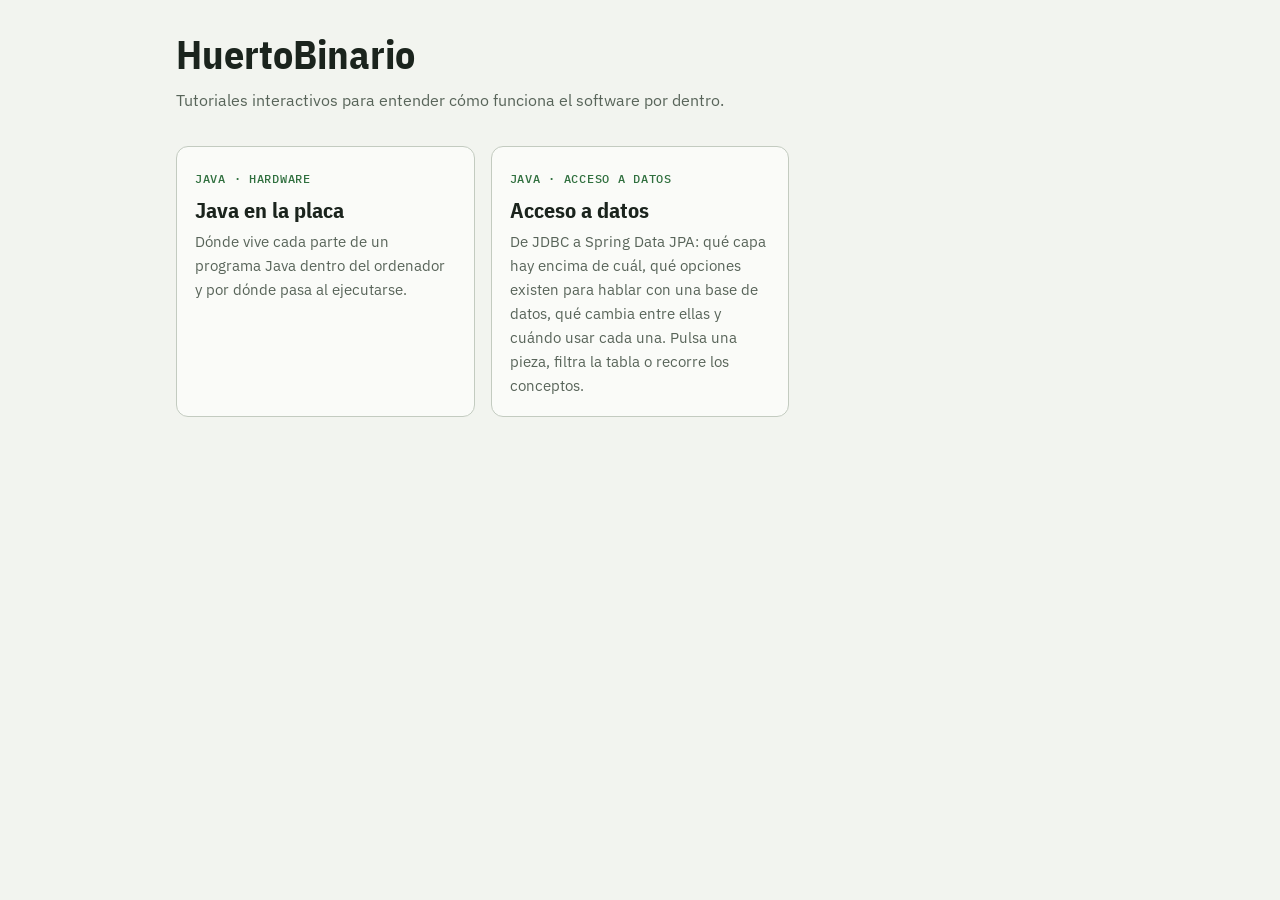
<file: index.html>
<!doctype html>
<html lang="es">
<head>
  <meta charset="utf-8">
  <meta name="viewport" content="width=device-width, initial-scale=1">
  <title>HuertoBinario</title>
  <meta name="description" content="Tutoriales interactivos para entender cómo funciona el software por dentro.">
  <meta property="og:type" content="website">
  <meta property="og:title" content="HuertoBinario">
  <meta property="og:description" content="Tutoriales interactivos para entender cómo funciona el software por dentro.">
  <link rel="preconnect" href="https://fonts.googleapis.com">
  <link rel="preconnect" href="https://fonts.gstatic.com" crossorigin>
  <link href="https://fonts.googleapis.com/css2?family=IBM+Plex+Mono:wght@400;500&family=IBM+Plex+Sans+Condensed:wght@600;700&family=IBM+Plex+Sans:wght@400;500&display=swap" rel="stylesheet">
  <link rel="stylesheet" href="assets/base.css">
</head>
<body>
  <main class="wrap">
    <header>
      <h1>HuertoBinario</h1>
      <p class="lead">Tutoriales interactivos para entender cómo funciona el software por dentro.</p>
    </header>
    <section class="grid" aria-label="Tutoriales">
      <a class="card" href="java-placa/">
        <span class="tag">Java · hardware</span>
        <h2>Java en la placa</h2>
        <p>Dónde vive cada parte de un programa Java dentro del ordenador y por dónde pasa al ejecutarse.</p>
      </a>
      <a class="card" href="acceso-datos-java/">
        <span class="tag">Java · Acceso a datos</span>
        <h2>Acceso a datos</h2>
        <p>De JDBC a Spring Data JPA: qué capa hay encima de cuál, qué opciones existen para hablar con una base de datos, qué cambia entre ellas y cuándo usar cada una. Pulsa una pieza, filtra la tabla o recorre los conceptos.</p>
      </a>
    </section>
  </main>
</body>
</html>
</file>
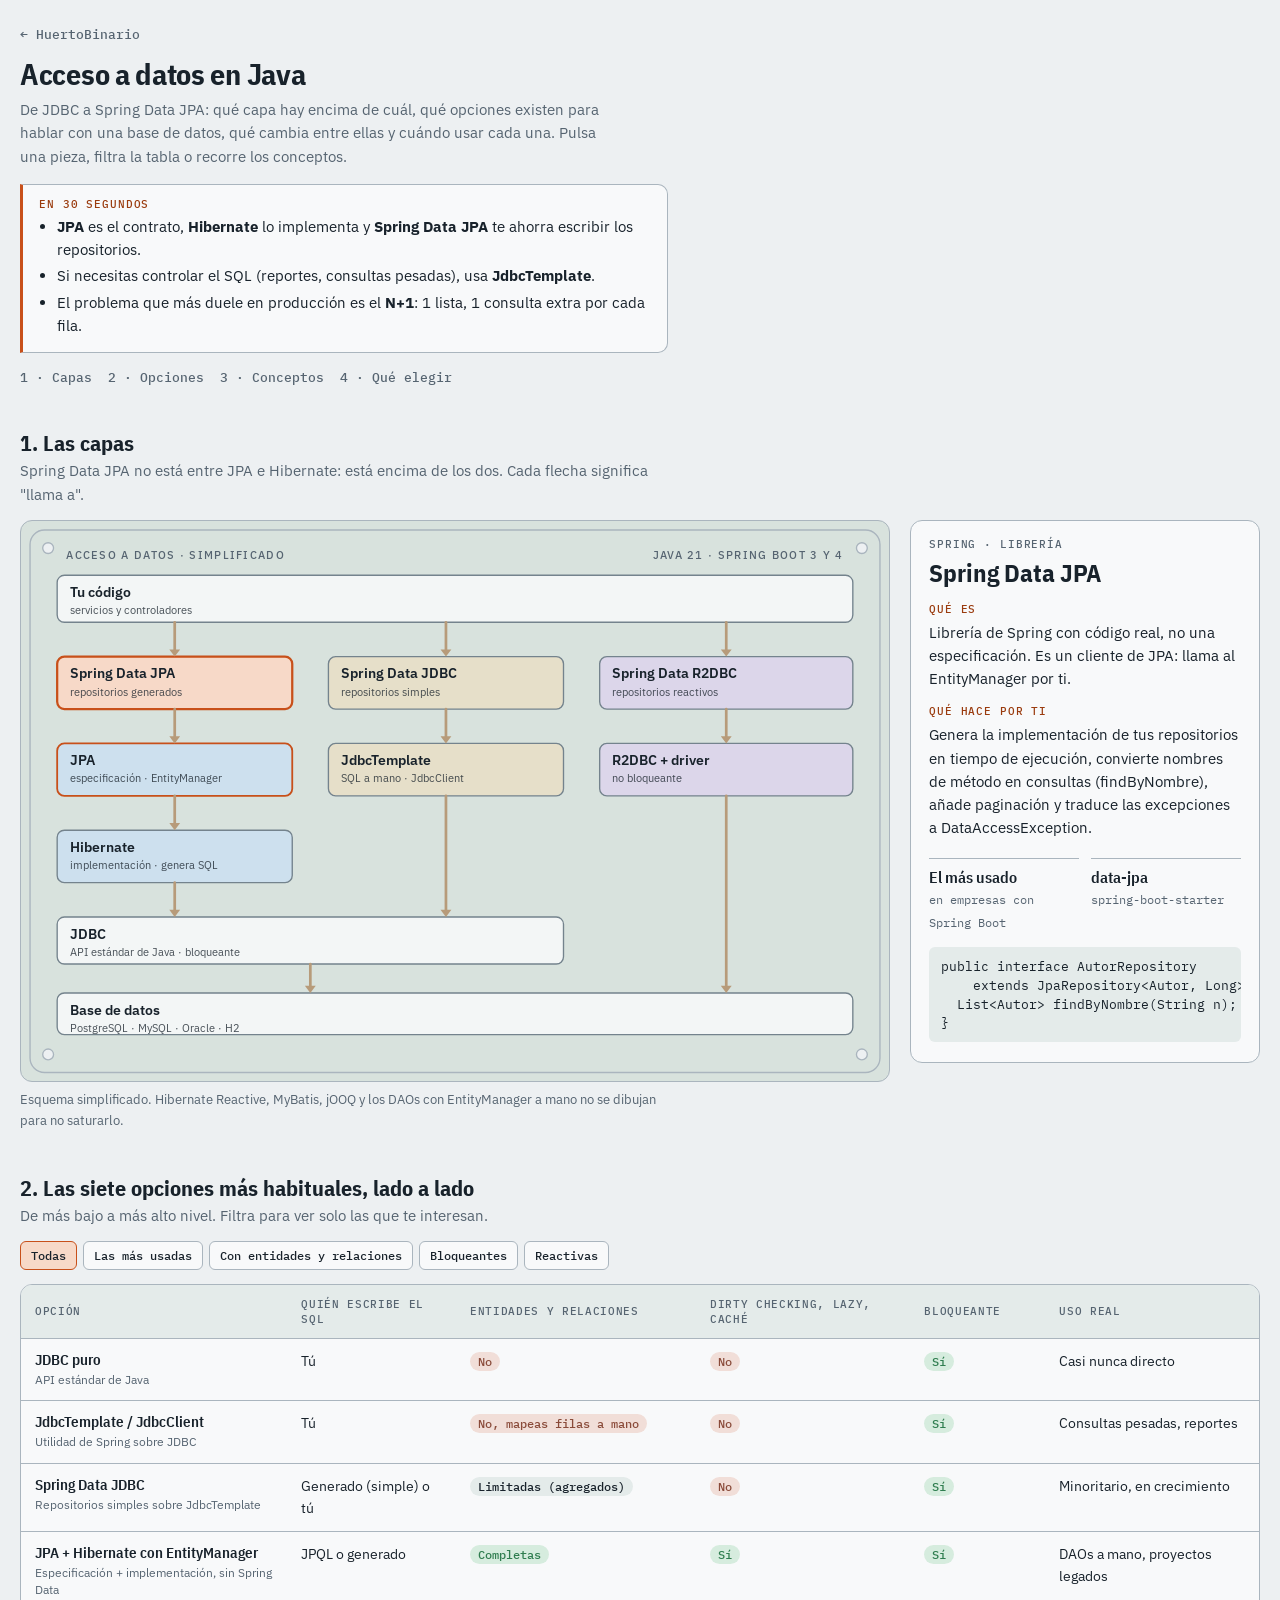
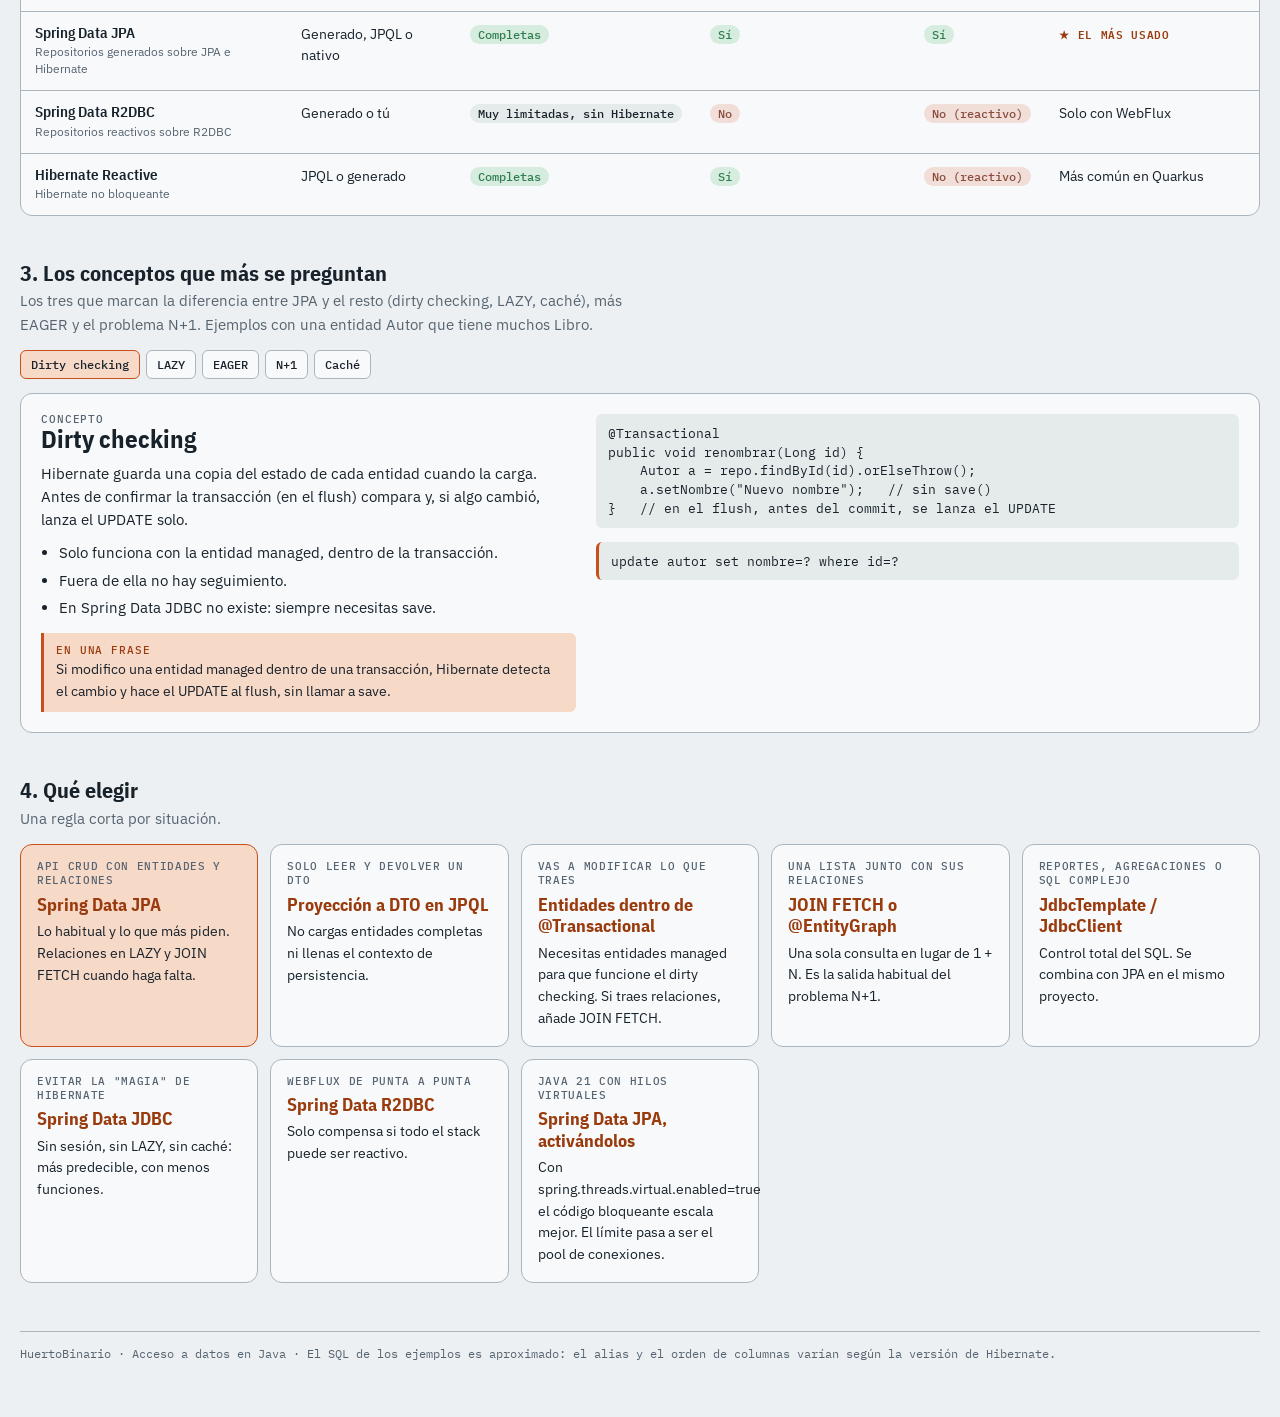
<file: acceso-datos-java/index.html>
<!doctype html>
<html lang="es">
<head>
<meta charset="utf-8">
<meta name="viewport" content="width=device-width, initial-scale=1, viewport-fit=cover">
<meta name="description" content="De JDBC a Spring Data JPA: las capas de acceso a datos en Java, una tabla comparativa y los conceptos clave (dirty checking, LAZY, EAGER, N+1, caché).">
<meta property="og:type" content="article">
<meta property="og:title" content="Acceso a datos en Java">
<meta property="og:site_name" content="HuertoBinario">
<meta property="og:description" content="De JDBC a Spring Data JPA: las capas de acceso a datos en Java, una tabla comparativa y los conceptos clave (dirty checking, LAZY, EAGER, N+1, caché).">
<meta property="og:url" content="https://huertobinario.web.app/acceso-datos/">
<meta property="og:image" content="https://huertobinario.web.app/acceso-datos/og.png">
<meta property="og:image:width" content="1200">
<meta property="og:image:height" content="630">
<meta property="og:image:alt" content="Esquema de capas de acceso a datos en Java: Spring Data JPA, JPA, Hibernate, JDBC y la base de datos">
<meta property="og:locale" content="es_ES">
<meta name="twitter:card" content="summary_large_image">
<link rel="canonical" href="https://huertobinario.web.app/acceso-datos/">
<title>Acceso a datos en Java · HuertoBinario</title>
<link rel="preconnect" href="https://fonts.googleapis.com">
<link rel="preconnect" href="https://fonts.gstatic.com" crossorigin>
<link href="https://fonts.googleapis.com/css2?family=IBM+Plex+Mono:wght@400;500&family=IBM+Plex+Sans+Condensed:wght@500;600;700&family=IBM+Plex+Sans:wght@400;500;600&display=swap" rel="stylesheet">
<style>
/* Mismo sistema visual que "Java en la placa": cobre = lo que se resalta, gris verdoso para la placa. */
:root {
  --bg: #edf0f2;
  --surface: #f8f9fa;
  --fg: #18222b;
  --muted: #566471;
  --line: #aab5be;
  --board: #d8e2dd;
  --chip: #f3f6f6;
  --chip2: #e4ebea;
  --chip-line: #74838d;
  --trace: #b79b7a;
  --java: #c8501a;
  --java-soft: #f7d9c8;
  --java-ink: #9a3b0e;
  --ok: #2f7d4f;
  --ok-soft: #d6ecde;
  --no: #8a4b3a;
  --no-soft: #f1ded8;
  --seg-a: #cde0ee;
  --seg-b: #e6dfc9;
  --seg-c: #dcd6ea;
  --font-display: 'IBM Plex Sans Condensed', 'Arial Narrow', 'Helvetica Neue', Arial, sans-serif;
  --font-body: 'IBM Plex Sans', system-ui, -apple-system, 'Segoe UI', Roboto, sans-serif;
  --font-mono: 'IBM Plex Mono', ui-monospace, 'SFMono-Regular', Menlo, Consolas, monospace;
}
@media (prefers-color-scheme: dark) {
  :root:not([data-theme="light"]) {
    --bg: #0d1415; --surface: #121c1d; --fg: #e3ebe8; --muted: #92a39e; --line: #34443f;
    --board: #10201c; --chip: #192b27; --chip2: #223630; --chip-line: #5d766e; --trace: #7a6248;
    --java: #f08c40; --java-soft: #3b2a1c; --java-ink: #f3a266;
    --ok: #6cc28c; --ok-soft: #17301f; --no: #d49a86; --no-soft: #33211b;
    --seg-a: #1d3342; --seg-b: #342f22; --seg-c: #2c2842;
    color-scheme: dark;
  }
}
:root[data-theme="dark"] {
  --bg: #0d1415; --surface: #121c1d; --fg: #e3ebe8; --muted: #92a39e; --line: #34443f;
  --board: #10201c; --chip: #192b27; --chip2: #223630; --chip-line: #5d766e; --trace: #7a6248;
  --java: #f08c40; --java-soft: #3b2a1c; --java-ink: #f3a266;
  --ok: #6cc28c; --ok-soft: #17301f; --no: #d49a86; --no-soft: #33211b;
  --seg-a: #1d3342; --seg-b: #342f22; --seg-c: #2c2842;
  color-scheme: dark;
}

* { box-sizing: border-box; }
[hidden] { display: none !important; }
body {
  margin: 0;
  background: var(--bg);
  color: var(--fg);
  font: 400 15px/1.55 var(--font-body);
  padding-block: 22px 56px;
  padding-left: max(16px, env(safe-area-inset-left, 0px));
  padding-right: max(16px, env(safe-area-inset-right, 0px));
}
.wrap { max-width: 1240px; margin: 0 auto; }
.back { display: inline-block; margin-bottom: 14px; font: 500 13px var(--font-mono); color: var(--muted); text-decoration: none; }
.back:hover { color: var(--java-ink); }
h1 { font: 700 30px/1.1 var(--font-display); letter-spacing: -0.01em; margin: 0; text-wrap: balance; }
header p { margin: 8px 0 0; color: var(--muted); max-width: 66ch; }
h2.sec { font: 700 22px/1.15 var(--font-display); margin: 44px 0 4px; text-wrap: balance; }
.sec-sub { margin: 0 0 14px; color: var(--muted); max-width: 70ch; }
button:focus-visible { outline: 2px solid var(--java); outline-offset: 2px; }

.tldr { margin: 16px 0 0; max-width: 72ch; padding: 12px 16px; border: 1px solid var(--line); border-left: 3px solid var(--java); border-radius: 0 10px 10px 0; background: var(--surface); }
.tldr b { display: block; font: 500 11px var(--font-mono); letter-spacing: 0.08em; text-transform: uppercase; color: var(--java-ink); margin-bottom: 4px; }
.tldr ul { margin: 0; padding-left: 18px; }
.tldr li { margin: 3px 0; }
.toc { display: flex; flex-wrap: wrap; gap: 6px 16px; margin: 16px 0 0; font: 500 13px var(--font-mono); }
.toc a { color: var(--muted); text-decoration: none; }
.toc a:hover { color: var(--java-ink); }
h2.sec { scroll-margin-top: 16px; }
.chips { display: flex; flex-wrap: wrap; gap: 6px; margin: 0 0 14px; }
.chip { font: 500 12px var(--font-mono); padding: 6px 10px; border: 1px solid var(--line); border-radius: 6px; background: var(--surface); color: var(--fg); cursor: pointer; }
.chip[aria-pressed="true"] { border-color: var(--java); background: var(--java-soft); }

/* Capas */
.grid { display: grid; grid-template-columns: minmax(0, 1fr) 350px; gap: 20px; align-items: start; }
.fig { margin: 0; min-width: 0; }
.board-wrap { overflow-x: auto; border: 1px solid var(--line); border-radius: 12px; background: var(--board); }
.board { display: block; width: 100%; min-width: 640px; height: auto; }
figcaption { color: var(--muted); font-size: 13px; margin-top: 8px; max-width: 80ch; }
.hint { display: none; }
.panel { background: var(--surface); border: 1px solid var(--line); border-radius: 12px; padding: 18px 18px 20px; min-height: 420px; position: sticky; top: 16px; min-width: 0; }
.kicker { font: 500 11px/1 var(--font-mono); letter-spacing: 0.08em; text-transform: uppercase; color: var(--muted); }
.panel h3 { font: 700 25px/1.15 var(--font-display); margin: 9px 0 6px; text-wrap: balance; }
.lab { font: 500 11px/1 var(--font-mono); letter-spacing: 0.08em; text-transform: uppercase; color: var(--java-ink); margin: 16px 0 6px; }
.panel p { margin: 0; max-width: 60ch; }
.metrics { display: grid; grid-template-columns: 1fr 1fr; gap: 12px; margin-top: 18px; }
.m { border-top: 1px solid var(--line); padding-top: 8px; min-width: 0; }
.m b { display: block; font: 600 16px/1.25 var(--font-display); }
.m span { font: 400 12px var(--font-mono); color: var(--muted); }
pre.code { margin: 14px 0 0; font: 400 12.5px/1.5 var(--font-mono); background: var(--chip2); border-radius: 6px; padding: 10px 12px; overflow-x: auto; white-space: pre; }
pre.code.sql { border-left: 3px solid var(--java); }
.board text { font-family: var(--font-body); }
.t-name { font: 600 16px var(--font-display); fill: var(--fg); }
.t-sub { font: 400 12px var(--font-mono); fill: var(--fg); opacity: 0.78; }
.c { text-anchor: middle; }
.silk { font: 500 12px var(--font-mono); letter-spacing: 0.12em; fill: var(--muted); }
.shape { fill: var(--chip); stroke: var(--chip-line); stroke-width: 1.5; }
.shape.a { fill: var(--seg-a); }
.shape.b { fill: var(--seg-b); }
.shape.c2 { fill: var(--seg-c); }
.shape.soft { fill: transparent; stroke-dasharray: 6 4; }
.hole { fill: var(--bg); stroke: var(--line); stroke-width: 1.5; }
.trace { fill: none; stroke: var(--trace); stroke-width: 3; stroke-linecap: round; }
.arrow { fill: var(--trace); }
.part { cursor: pointer; }
.part:hover > .shape { stroke: var(--java); }
.part.sel > .shape { fill: var(--java-soft); stroke: var(--java); stroke-width: 2.5; }
.part.rel > .shape { stroke: var(--java); stroke-width: 2; }

/* Tabla */
.tbl-wrap { overflow-x: auto; border: 1px solid var(--line); border-radius: 12px; background: var(--surface); }
table { border-collapse: collapse; width: 100%; min-width: 860px; font-size: 14px; }
th { font: 500 11px/1.3 var(--font-mono); letter-spacing: 0.06em; text-transform: uppercase; color: var(--muted); text-align: left; padding: 12px 14px; border-bottom: 1px solid var(--line); background: var(--chip2); }
td { padding: 12px 14px; border-bottom: 1px solid var(--line); vertical-align: top; }
tr:last-child td { border-bottom: 0; }
td.name { font: 600 15px/1.25 var(--font-display); }
td.name small { display: block; font: 400 12px/1.4 var(--font-body); color: var(--muted); margin-top: 2px; }
tr.dim td { opacity: 0.28; }
tr.top td { background: var(--java-soft); }
.pill { display: inline-block; font: 500 12px var(--font-mono); padding: 2px 8px; border-radius: 99px; white-space: nowrap; }
.pill.yes { background: var(--ok-soft); color: var(--ok); }
.pill.no { background: var(--no-soft); color: var(--no); }
.pill.mid { background: var(--chip2); color: var(--fg); }
.star { font: 600 11px var(--font-mono); letter-spacing: 0.06em; text-transform: uppercase; color: var(--java-ink); }

/* Conceptos */
.tabs { display: flex; flex-wrap: wrap; gap: 6px; margin-bottom: 14px; }
.cbox { display: grid; grid-template-columns: minmax(0, 5fr) minmax(0, 6fr); gap: 20px; align-items: start; background: var(--surface); border: 1px solid var(--line); border-radius: 12px; padding: 20px; }
.cbox h3 { font: 700 25px/1.15 var(--font-display); margin: 0 0 8px; text-wrap: balance; }
.cbox p { margin: 0 0 10px; max-width: 60ch; }
.cbox ul { margin: 8px 0 0; padding-left: 18px; }
.cbox li { margin: 4px 0; }
.cbox pre.code:first-child { margin-top: 0; }
.say { margin-top: 14px; padding: 10px 12px; border-left: 3px solid var(--java); background: var(--java-soft); border-radius: 0 6px 6px 0; font-size: 14px; }
.say b { font: 500 11px var(--font-mono); letter-spacing: 0.08em; text-transform: uppercase; color: var(--java-ink); display: block; margin-bottom: 2px; }

/* Qué elegir */
.pick { display: grid; grid-template-columns: repeat(auto-fit, minmax(230px, 1fr)); gap: 12px; }
.card { background: var(--surface); border: 1px solid var(--line); border-radius: 12px; padding: 14px 16px 16px; }
.card .when { font: 500 11px/1.3 var(--font-mono); letter-spacing: 0.06em; text-transform: uppercase; color: var(--muted); }
.card b { display: block; font: 700 18px/1.2 var(--font-display); margin-top: 6px; color: var(--java-ink); }
.card p { margin: 6px 0 0; font-size: 14px; }
.card.top { border-color: var(--java); background: var(--java-soft); }

.foot { margin-top: 48px; padding-top: 14px; border-top: 1px solid var(--line); color: var(--muted); font: 400 12px var(--font-mono); }

@media (max-width: 900px) {
  .grid { grid-template-columns: minmax(0, 1fr); }
  .panel { order: -1; position: static; min-height: 0; }
  .hint { display: block; }
  .cbox { grid-template-columns: minmax(0, 1fr); }
}
</style>
</head>
<body>
<div class="wrap">
  <a class="back" href="../">← HuertoBinario</a>
  <header>
    <h1>Acceso a datos en Java</h1>
    <p>De JDBC a Spring Data JPA: qué capa hay encima de cuál, qué opciones existen para hablar con una base de datos, qué cambia entre ellas y cuándo usar cada una. Pulsa una pieza, filtra la tabla o recorre los conceptos.</p>
    <div class="tldr"><b>En 30 segundos</b><ul>
      <li><strong>JPA</strong> es el contrato, <strong>Hibernate</strong> lo implementa y <strong>Spring Data JPA</strong> te ahorra escribir los repositorios.</li>
      <li>Si necesitas controlar el SQL (reportes, consultas pesadas), usa <strong>JdbcTemplate</strong>.</li>
      <li>El problema que más duele en producción es el <strong>N+1</strong>: 1 lista, 1 consulta extra por cada fila.</li>
    </ul></div>
    <nav class="toc" aria-label="Secciones"><a href="#capas">1 · Capas</a><a href="#tabla">2 · Opciones</a><a href="#conceptos">3 · Conceptos</a><a href="#elegir">4 · Qué elegir</a></nav>
  </header>

  <!-- 1. CAPAS -->
  <h2 class="sec" id="capas">1. Las capas</h2>
  <p class="sec-sub">Spring Data JPA no está entre JPA e Hibernate: está encima de los dos. Cada flecha significa "llama a".</p>
  <div class="grid">
    <figure class="fig">
      <div class="board-wrap" id="wrap">
        <svg class="board" id="board" viewBox="0 0 960 620" role="img" aria-label="Diagrama de capas: tu código llama a Spring Data JPA, JPA e Hibernate; a Spring Data JDBC y JdbcTemplate; o a Spring Data R2DBC y un driver reactivo; todos acaban en la base de datos"></svg>
      </div>
      <figcaption>Esquema simplificado. Hibernate Reactive, MyBatis, jOOQ y los DAOs con EntityManager a mano no se dibujan para no saturarlo.<span class="hint"> Desliza el esquema para verlo entero.</span></figcaption>
    </figure>
    <aside class="panel" id="panel" aria-live="polite"></aside>
  </div>

  <!-- 2. TABLA -->
  <h2 class="sec" id="tabla">2. Las siete opciones más habituales, lado a lado</h2>
  <p class="sec-sub">De más bajo a más alto nivel. Filtra para ver solo las que te interesan.</p>
  <div class="chips" id="filters" role="group" aria-label="Filtros de la tabla"></div>
  <div class="tbl-wrap">
    <table id="tbl">
      <thead>
        <tr>
          <th>Opción</th><th>Quién escribe el SQL</th><th>Entidades y relaciones</th>
          <th>Dirty checking, LAZY, caché</th><th>Bloqueante</th><th>Uso real</th>
        </tr>
      </thead>
      <tbody id="tbody"></tbody>
    </table>
  </div>

  <!-- 3. CONCEPTOS -->
  <h2 class="sec" id="conceptos">3. Los conceptos que más se preguntan</h2>
  <p class="sec-sub">Los tres que marcan la diferencia entre JPA y el resto (dirty checking, LAZY, caché), más EAGER y el problema N+1. Ejemplos con una entidad Autor que tiene muchos Libro.</p>
  <div class="tabs" id="tabs" role="group" aria-label="Conceptos"></div>
  <div class="cbox" id="cbox" aria-live="polite"></div>

  <!-- 4. QUÉ ELEGIR -->
  <h2 class="sec" id="elegir">4. Qué elegir</h2>
  <p class="sec-sub">Una regla corta por situación.</p>
  <div class="pick" id="pick"></div>

  <div class="foot">HuertoBinario · Acceso a datos en Java · El SQL de los ejemplos es aproximado: el alias y el orden de columnas varían según la versión de Hibernate.</div>
</div>

<script>
(function () {
  function esc(s) { return String(s).replace(/&/g, '&amp;').replace(/</g, '&lt;').replace(/>/g, '&gt;'); }

  /* ---------- 1. Capas ---------- */
  var PARTS = {
    code: { kind: 'Tu aplicación', title: 'Tu código', rel: ['sdjpa', 'sdjdbc', 'sdr2dbc'],
      what: 'Los servicios y controladores de tu app. Llaman a un repositorio o a una plantilla y no se preocupan de cómo se llega a la base de datos.',
      does: 'Elegir qué capa usar es una decisión de cada proyecto. Se pueden combinar: JPA para el CRUD normal y JdbcTemplate para reportes.',
      m1: ['Combinables', 'en el mismo proyecto'], m2: ['3 caminos', 'JPA, JDBC y R2DBC'] },
    sdjpa: { kind: 'Spring · librería', title: 'Spring Data JPA', rel: ['jpa'],
      what: 'Librería de Spring con código real, no una especificación. Es un cliente de JPA: llama al EntityManager por ti.',
      does: 'Genera la implementación de tus repositorios en tiempo de ejecución, convierte nombres de método en consultas (findByNombre), añade paginación y traduce las excepciones a DataAccessException.',
      m1: ['El más usado', 'en empresas con Spring Boot'], m2: ['data-jpa', 'spring-boot-starter'],
      code: 'public interface AutorRepository\n    extends JpaRepository<Autor, Long> {\n  List<Autor> findByNombre(String n);\n}' },
    jpa: { kind: 'Especificación', title: 'JPA', rel: ['hib'],
      what: 'Un contrato: interfaces y anotaciones (jakarta.persistence). EntityManager, @Entity, @OneToMany, JPQL. Sola no hace nada.',
      does: 'Define cómo se mapean objetos a tablas. Hay varias implementaciones (EclipseLink, OpenJPA) pero Hibernate domina.',
      m1: ['Interfaces', 'sin código que ejecute'], m2: ['jakarta.*', 'desde Jakarta EE 9'],
      code: 'em.persist(autor);\nem.find(Autor.class, 1L);' },
    hib: { kind: 'Implementación', title: 'Hibernate', rel: ['jdbc'],
      what: 'Donde ocurre el trabajo real: mapea objetos a tablas, genera el SQL y lo ejecuta.',
      does: 'Dirty checking, caché de primer y segundo nivel, proxies para LAZY. Añade extras propios como @BatchSize.',
      m1: ['Dirty checking', 'LAZY y caché L1'], m2: ['Genera SQL', 'y lo manda por JDBC'] },
    sdjdbc: { kind: 'Spring · librería', title: 'Spring Data JDBC', rel: ['jt'],
      what: 'Repositorios simples sobre JDBC. Mismo estilo que Spring Data JPA, pero sin Hibernate ni sesión.',
      does: 'Sin dirty checking, sin LAZY, sin caché: siempre llamas a save para actualizar y cada consulta va a la base de datos. Más predecible, con menos funciones.',
      m1: ['Sin sesión', 'ni proxies LAZY'], m2: ['data-jdbc', 'spring-boot-starter'],
      code: 'public interface AutorRepository\n    extends CrudRepository<Autor, Long> {\n  List<Autor> findByNombre(String n);\n}' },
    jt: { kind: 'Spring Framework · utilidad', title: 'JdbcTemplate', rel: ['jdbc'],
      what: 'Clase del módulo spring-jdbc (de Spring Framework, no de Spring Boot). Simplifica JDBC: abre y cierra conexiones y maneja excepciones.',
      does: 'Tú escribes el SQL y mapeas las filas a objetos. No es un ORM. Ideal para consultas pesadas y reportes.',
      m1: ['SQL a mano', 'control total'], m2: ['JdbcClient', 'API más fluida (Spring 6.1)'],
      code: 'jdbc.query(\n  "SELECT id, nombre FROM autor WHERE nombre = ?",\n  (rs, i) -> new Autor(rs.getLong("id"),\n                      rs.getString("nombre")),\n  nombre);' },
    sdr2dbc: { kind: 'Spring · reactivo', title: 'Spring Data R2DBC', rel: ['r2dbc'],
      what: 'Repositorios reactivos: los métodos devuelven Mono y Flux. No es "Hibernate reactivo", es más simple.',
      does: 'Sin relaciones automáticas, sin LAZY, sin dirty checking. Encaja con WebFlux, donde bloquear un hilo es un problema.',
      m1: ['No bloqueante', 'Mono y Flux'], m2: ['Con WebFlux', 'de punta a punta'] },
    r2dbc: { kind: 'Especificación · reactiva', title: 'R2DBC y su driver', rel: ['db'],
      what: 'La alternativa no bloqueante a JDBC, con drivers para PostgreSQL, MySQL, SQL Server y H2.',
      does: 'Envía la consulta y libera el hilo mientras la base de datos responde. Por eso no se mezcla con JPA, que usa JDBC.',
      m1: ['Sin bloquear', 'hilos libres'], m2: ['Drivers', 'por base de datos'] },
    jdbc: { kind: 'API estándar de Java', title: 'JDBC', rel: ['db'],
      what: 'La API base de Java para hablar con bases de datos relacionales. Todo lo demás (Hibernate, JdbcTemplate) se apoya en ella.',
      does: 'Conexiones, sentencias y resultados. Es bloqueante: cada consulta deja el hilo esperando la respuesta. Abrir conexiones es caro, así que salen de un pool (HikariCP en Spring Boot).',
      m1: ['Bloqueante', 'un hilo por consulta'], m2: ['Base de todo', 'JPA y JdbcTemplate'] },
    db: { kind: 'Almacenamiento', title: 'Base de datos', rel: [],
      what: 'PostgreSQL, MySQL, Oracle, SQL Server, H2. Recibe SQL y devuelve filas.',
      does: 'Es el destino de todos los caminos. Lo que cambia entre ellos es cuánto SQL escribes tú y cuánto genera la librería.',
      m1: ['SQL', 'el idioma común'], m2: ['Un solo destino', 'varios caminos'] }
  };

  function box(id, x, y, w, h, cls, name, sub) {
    return '<g class="part" data-id="' + id + '"><rect class="shape ' + cls + '" x="' + x + '" y="' + y + '" width="' + w + '" height="' + h + '" rx="8"/>' +
      '<text class="t-name" x="' + (x + 14) + '" y="' + (y + 24) + '">' + name + '</text>' +
      '<text class="t-sub" x="' + (x + 14) + '" y="' + (y + 43) + '">' + sub + '</text></g>';
  }
  function arrow(x, y1, y2) {
    return '<path class="trace" d="M' + x + ' ' + y1 + 'V' + (y2 - 7) + '"/><path class="arrow" d="M' + (x - 6) + ' ' + (y2 - 8) + 'L' + x + ' ' + y2 + 'L' + (x + 6) + ' ' + (y2 - 8) + 'z"/>';
  }
  var svg =
    '<rect x="10" y="10" width="940" height="600" rx="16" fill="var(--board)" stroke="var(--line)" stroke-width="1.5"/>' +
    '<circle class="hole" cx="30" cy="30" r="6"/><circle class="hole" cx="930" cy="30" r="6"/><circle class="hole" cx="30" cy="590" r="6"/><circle class="hole" cx="930" cy="590" r="6"/>' +
    '<text class="silk" x="50" y="42">ACCESO A DATOS · SIMPLIFICADO</text>' +
    '<text class="silk" x="910" y="42" text-anchor="end">JAVA 21 · SPRING BOOT 3 Y 4</text>' +
    /* Tu código */
    box('code', 40, 60, 880, 52, '', 'Tu código', 'servicios y controladores') +
    /* Fila 1 */
    box('sdjpa', 40, 150, 260, 58, 'a', 'Spring Data JPA', 'repositorios generados') +
    box('sdjdbc', 340, 150, 260, 58, 'b', 'Spring Data JDBC', 'repositorios simples') +
    box('sdr2dbc', 640, 150, 280, 58, 'c2', 'Spring Data R2DBC', 'repositorios reactivos') +
    /* Fila 2 */
    box('jpa', 40, 246, 260, 58, 'a', 'JPA', 'especificación · EntityManager') +
    box('jt', 340, 246, 260, 58, 'b', 'JdbcTemplate', 'SQL a mano · JdbcClient') +
    box('r2dbc', 640, 246, 280, 58, 'c2', 'R2DBC + driver', 'no bloqueante') +
    /* Fila 3 */
    box('hib', 40, 342, 260, 58, 'a', 'Hibernate', 'implementación · genera SQL') +
    /* JDBC */
    box('jdbc', 40, 438, 560, 52, '', 'JDBC', 'API estándar de Java · bloqueante') +
    /* DB */
    box('db', 40, 522, 880, 46, '', 'Base de datos', 'PostgreSQL · MySQL · Oracle · H2') +
    /* Flechas */
    arrow(170, 112, 150) + arrow(470, 112, 150) + arrow(780, 112, 150) +
    arrow(170, 208, 246) + arrow(170, 304, 342) + arrow(170, 400, 438) +
    arrow(470, 208, 246) + arrow(470, 304, 438) +
    arrow(780, 208, 246) + arrow(780, 304, 522) +
    arrow(320, 490, 522);

  var board = document.getElementById('board');
  board.innerHTML = svg;
  var panel = document.getElementById('panel');
  var sel = 'sdjpa';

  function renderPanel() {
    var p = PARTS[sel];
    panel.innerHTML =
      '<div class="kicker">' + p.kind + '</div><h3>' + p.title + '</h3>' +
      '<div class="lab">Qué es</div><p>' + p.what + '</p>' +
      '<div class="lab">Qué hace por ti</div><p>' + p.does + '</p>' +
      '<div class="metrics"><div class="m"><b>' + p.m1[0] + '</b><span>' + p.m1[1] + '</span></div>' +
      '<div class="m"><b>' + p.m2[0] + '</b><span>' + p.m2[1] + '</span></div></div>' +
      (p.code ? '<pre class="code">' + esc(p.code) + '</pre>' : '');
  }
  function renderBoard() {
    var rel = (PARTS[sel] && PARTS[sel].rel) || [];
    Array.prototype.forEach.call(board.querySelectorAll('.part'), function (el) {
      var id = el.dataset.id;
      el.classList.toggle('sel', id === sel);
      el.classList.toggle('rel', rel.indexOf(id) >= 0);
    });
  }
  board.addEventListener('click', function (e) {
    var p = e.target.closest('.part'); if (!p || !PARTS[p.dataset.id]) return;
    sel = p.dataset.id; renderBoard(); renderPanel();
    try { history.replaceState(null, '', '#' + sel); } catch (err) {}
  });
  renderBoard(); renderPanel();

  /* ---------- 2. Tabla ---------- */
  var OPTS = [
    { n: 'JDBC puro', s: 'API estándar de Java', sql: 'Tú', ent: ['no', 'No'], mag: ['no', 'No'], blo: ['yes', 'Sí'], uso: 'Casi nunca directo', tags: ['block'] },
    { n: 'JdbcTemplate / JdbcClient', s: 'Utilidad de Spring sobre JDBC', sql: 'Tú', ent: ['no', 'No, mapeas filas a mano'], mag: ['no', 'No'], blo: ['yes', 'Sí'], uso: 'Consultas pesadas, reportes', tags: ['block'] },
    { n: 'Spring Data JDBC', s: 'Repositorios simples sobre JdbcTemplate', sql: 'Generado (simple) o tú', ent: ['mid', 'Limitadas (agregados)'], mag: ['no', 'No'], blo: ['yes', 'Sí'], uso: 'Minoritario, en crecimiento', tags: ['block'] },
    { n: 'JPA + Hibernate con EntityManager', s: 'Especificación + implementación, sin Spring Data', sql: 'JPQL o generado', ent: ['yes', 'Completas'], mag: ['yes', 'Sí'], blo: ['yes', 'Sí'], uso: 'DAOs a mano, proyectos legados', tags: ['ent', 'block'] },
    { n: 'Spring Data JPA', s: 'Repositorios generados sobre JPA e Hibernate', sql: 'Generado, JPQL o nativo', ent: ['yes', 'Completas'], mag: ['yes', 'Sí'], blo: ['yes', 'Sí'], uso: 'El más usado', tags: ['ent', 'block', 'top'], top: true },
    { n: 'Spring Data R2DBC', s: 'Repositorios reactivos sobre R2DBC', sql: 'Generado o tú', ent: ['mid', 'Muy limitadas, sin Hibernate'], mag: ['no', 'No'], blo: ['no', 'No (reactivo)'], uso: 'Solo con WebFlux', tags: ['react'] },
    { n: 'Hibernate Reactive', s: 'Hibernate no bloqueante', sql: 'JPQL o generado', ent: ['yes', 'Completas'], mag: ['yes', 'Sí'], blo: ['no', 'No (reactivo)'], uso: 'Más común en Quarkus', tags: ['ent', 'react'] }
  ];
  var FILTERS = [
    ['all', 'Todas'], ['top', 'Las más usadas'], ['ent', 'Con entidades y relaciones'], ['block', 'Bloqueantes'], ['react', 'Reactivas']
  ];
  var filt = 'all';
  var fEl = document.getElementById('filters');
  var tb = document.getElementById('tbody');
  fEl.innerHTML = FILTERS.map(function (f) { return '<button class="chip" data-f="' + f[0] + '" aria-pressed="false">' + f[1] + '</button>'; }).join('');
  function pill(x) { return '<span class="pill ' + x[0] + '">' + x[1] + '</span>'; }
  function renderTable() {
    Array.prototype.forEach.call(fEl.children, function (c) { c.setAttribute('aria-pressed', String(c.dataset.f === filt)); });
    tb.innerHTML = OPTS.map(function (o) {
      var show = filt === 'all' || o.tags.indexOf(filt) >= 0;
      return '<tr class="' + (show ? '' : 'dim') + (o.top && show && filt !== 'all' ? ' top' : '') + '">' +
        '<td class="name">' + o.n + '<small>' + o.s + '</small></td>' +
        '<td>' + o.sql + '</td><td>' + pill(o.ent) + '</td><td>' + pill(o.mag) + '</td><td>' + pill(o.blo) + '</td>' +
        '<td>' + (o.top ? '<span class="star">★ ' + o.uso + '</span>' : o.uso) + '</td></tr>';
    }).join('');
  }
  fEl.addEventListener('click', function (e) {
    var c = e.target.closest('.chip'); if (!c) return;
    filt = c.dataset.f; renderTable();
  });
  renderTable();

  /* ---------- 3. Conceptos ---------- */
  var CONC = [
    { id: 'dirty', short: 'Dirty checking', title: 'Dirty checking',
      p: 'Hibernate guarda una copia del estado de cada entidad cuando la carga. Antes de confirmar la transacción (en el flush) compara y, si algo cambió, lanza el UPDATE solo.',
      li: ['Solo funciona con la entidad managed, dentro de la transacción.', 'Fuera de ella no hay seguimiento.', 'En Spring Data JDBC no existe: siempre necesitas save.'],
      code: '@Transactional\npublic void renombrar(Long id) {\n    Autor a = repo.findById(id).orElseThrow();\n    a.setNombre("Nuevo nombre");   // sin save()\n}   // en el flush, antes del commit, se lanza el UPDATE',
      sql: 'update autor set nombre=? where id=?',
      say: 'Si modifico una entidad managed dentro de una transacción, Hibernate detecta el cambio y hace el UPDATE al flush, sin llamar a save.' },
    { id: 'lazy', short: 'LAZY', title: 'LAZY (carga perezosa)',
      p: 'Hibernate no trae una relación hasta que la usas. Mientras tanto pone un proxy, un objeto vacío, en su lugar.',
      li: ['Ventaja: no cargas datos que quizá nunca necesitas.', 'Riesgo 1: N+1 si lo usas dentro de un bucle.', 'Riesgo 2: LazyInitializationException si accedes cuando la sesión ya se cerró.', '@OneToMany y @ManyToMany son LAZY por defecto.'],
      code: '@OneToMany(mappedBy = "autor", fetch = FetchType.LAZY)\nprivate List<Libro> libros;\n\n// Uso, dentro de una transacción\n@Transactional\nvoid ejemplo() {\n    Autor a = repo.findById(1L).get();  // SELECT de autor\n    a.getLibros().size();               // aquí, SELECT de libros\n}',
      sql: 'select a1_0.id, a1_0.nombre from autor a1_0 where a1_0.id=?\n-- solo al tocar la lista:\nselect l1_0.autor_id, l1_0.id, l1_0.titulo\nfrom libro l1_0 where l1_0.autor_id=?',
      say: 'LAZY carga la relación bajo demanda mediante un proxy. Lo prefiero por defecto y traigo lo necesario con JOIN FETCH.' },
    { id: 'eager', short: 'EAGER', title: 'EAGER (carga inmediata)',
      p: 'La relación se trae siempre junto con la entidad, la uses o no. Se declara en el atributo fetch.',
      li: ['@ManyToOne y @OneToOne son EAGER por defecto.', 'findById usa un JOIN: una sola consulta.', 'findAll NO usa JOIN: aparece un N+1 oculto.', 'No se puede apagar por consulta.'],
      code: '@OneToMany(mappedBy = "autor", fetch = FetchType.EAGER)\nprivate List<Libro> libros;\n\nrepo.findAll();   // ni siquiera tocas getLibros()',
      sql: 'select a1_0.id, a1_0.nombre from autor a1_0;                      -- 1\nselect l1_0.autor_id, ... from libro l1_0 where l1_0.autor_id=1;  -- +1\nselect l1_0.autor_id, ... from libro l1_0 where l1_0.autor_id=2;  -- +1\n-- ... 101 consultas, aunque nunca uses los libros',
      say: 'EAGER carga la relación siempre y puede causar N+1 oculto; prefiero LAZY y traer lo necesario con JOIN FETCH o @EntityGraph.' },
    { id: 'n1', short: 'N+1', title: 'El problema N+1',
      p: 'Cargas 1 lista de entidades y Hibernate lanza 1 consulta extra por cada una para traer su relación. Con 100 autores son 101 consultas.',
      li: ['Se detecta con spring.jpa.show-sql=true: la misma consulta repetida con otro id.', 'Soluciones: JOIN FETCH, @EntityGraph, @BatchSize o un DTO.', 'Con dos colecciones List a la vez, JOIN FETCH lanza MultipleBagFetchException.'],
      code: '// Con LAZY: 1 + N\nList<Autor> autores = repo.findAll();\nfor (Autor a : autores) {\n    a.getLibros().size();   // 1 consulta POR autor\n}\n\n// Solución\n@Query("SELECT a FROM Autor a JOIN FETCH a.libros")\nList<Autor> findAllConLibros();',
      sql: 'select a1_0.id, a1_0.nombre, l1_0.autor_id, l1_0.id, l1_0.titulo\nfrom autor a1_0\njoin libro l1_0 on a1_0.id=l1_0.autor_id;   -- 1 consulta',
      say: 'N+1 ocurre al acceder a una relación LAZY por cada elemento de una lista. Lo resuelvo con JOIN FETCH o @EntityGraph y lo detecto en los logs de SQL.' },
    { id: 'cache', short: 'Caché', title: 'Caché L1 y L2',
      p: 'Hibernate evita ir a la base de datos si ya tiene el dato.',
      li: ['L1: siempre activa, vive dentro de una sesión o transacción.', 'Si cada llamada abre su propia sesión, no se reutiliza nada.', 'L2: opcional, compartida entre sesiones (Ehcache, Infinispan). Se activa por entidad y puede devolver datos desactualizados.', 'Spring Data JDBC no tiene ninguna de las dos.'],
      code: '@Transactional\nvoid ejemplo() {\n    Autor x = repo.findById(1L).get();   // SELECT\n    Autor y = repo.findById(1L).get();   // sin SQL, sale de L1\n    System.out.println(x == y);          // true: mismo objeto\n}',
      sql: 'select a1_0.id, a1_0.nombre from autor a1_0 where a1_0.id=?\n-- el segundo findById no genera SQL',
      say: 'La caché de primer nivel está siempre activa dentro de la sesión; la de segundo nivel es opcional y se configura por entidad.' }
  ];
  var cur = 'dirty';
  var tabsEl = document.getElementById('tabs');
  var cbox = document.getElementById('cbox');
  tabsEl.innerHTML = CONC.map(function (c) { return '<button class="chip" data-c="' + c.id + '" aria-pressed="false">' + c.short + '</button>'; }).join('');
  function renderConc() {
    Array.prototype.forEach.call(tabsEl.children, function (c) { c.setAttribute('aria-pressed', String(c.dataset.c === cur)); });
    var c = CONC.filter(function (x) { return x.id === cur; })[0];
    cbox.innerHTML =
      '<div><div class="kicker">Concepto</div><h3>' + c.title + '</h3><p>' + c.p + '</p><ul>' +
      c.li.map(function (l) { return '<li>' + l + '</li>'; }).join('') + '</ul>' +
      '<div class="say"><b>En una frase</b>' + c.say + '</div></div>' +
      '<div><pre class="code">' + esc(c.code) + '</pre><pre class="code sql">' + esc(c.sql) + '</pre></div>';
  }
  tabsEl.addEventListener('click', function (e) {
    var b = e.target.closest('.chip'); if (!b) return;
    cur = b.dataset.c; renderConc();
    try { history.replaceState(null, '', '#' + cur); } catch (err) {}
  });
  renderConc();

  /* ---------- 4. Qué elegir ---------- */
  var PICK = [
    { w: 'API CRUD con entidades y relaciones', o: 'Spring Data JPA', t: 'Lo habitual y lo que más piden. Relaciones en LAZY y JOIN FETCH cuando haga falta.', top: true },
    { w: 'Solo leer y devolver un DTO', o: 'Proyección a DTO en JPQL', t: 'No cargas entidades completas ni llenas el contexto de persistencia.' },
    { w: 'Vas a modificar lo que traes', o: 'Entidades dentro de @Transactional', t: 'Necesitas entidades managed para que funcione el dirty checking. Si traes relaciones, añade JOIN FETCH.' },
    { w: 'Una lista junto con sus relaciones', o: 'JOIN FETCH o @EntityGraph', t: 'Una sola consulta en lugar de 1 + N. Es la salida habitual del problema N+1.' },
    { w: 'Reportes, agregaciones o SQL complejo', o: 'JdbcTemplate / JdbcClient', t: 'Control total del SQL. Se combina con JPA en el mismo proyecto.' },
    { w: 'Evitar la "magia" de Hibernate', o: 'Spring Data JDBC', t: 'Sin sesión, sin LAZY, sin caché: más predecible, con menos funciones.' },
    { w: 'WebFlux de punta a punta', o: 'Spring Data R2DBC', t: 'Solo compensa si todo el stack puede ser reactivo.' },
    { w: 'Java 21 con hilos virtuales', o: 'Spring Data JPA, activándolos', t: 'Con spring.threads.virtual.enabled=true el código bloqueante escala mejor. El límite pasa a ser el pool de conexiones.' }
  ];
  document.getElementById('pick').innerHTML = PICK.map(function (p) {
    return '<div class="card' + (p.top ? ' top' : '') + '"><div class="when">' + p.w + '</div><b>' + p.o + '</b><p>' + p.t + '</p></div>';
  }).join('');
  /* ---------- Enlaces directos: #n1, #lazy, #jpa, #tabla... ---------- */
  function irAlHash() {
    var h = ''; try { h = decodeURIComponent(location.hash.slice(1)); } catch (err) {}
    if (!h) return;
    var esConcepto = CONC.some(function (c) { return c.id === h; });
    if (esConcepto) { cur = h; renderConc(); }
    else if (PARTS[h]) { sel = h; renderBoard(); renderPanel(); }
    var destino = esConcepto ? 'conceptos' : (PARTS[h] ? 'capas' : h);
    var el = document.getElementById(destino);
    if (el) el.scrollIntoView();
  }
  irAlHash();
  window.addEventListener('hashchange', irAlHash);
})();
</script>
</body>
</html>
</file>
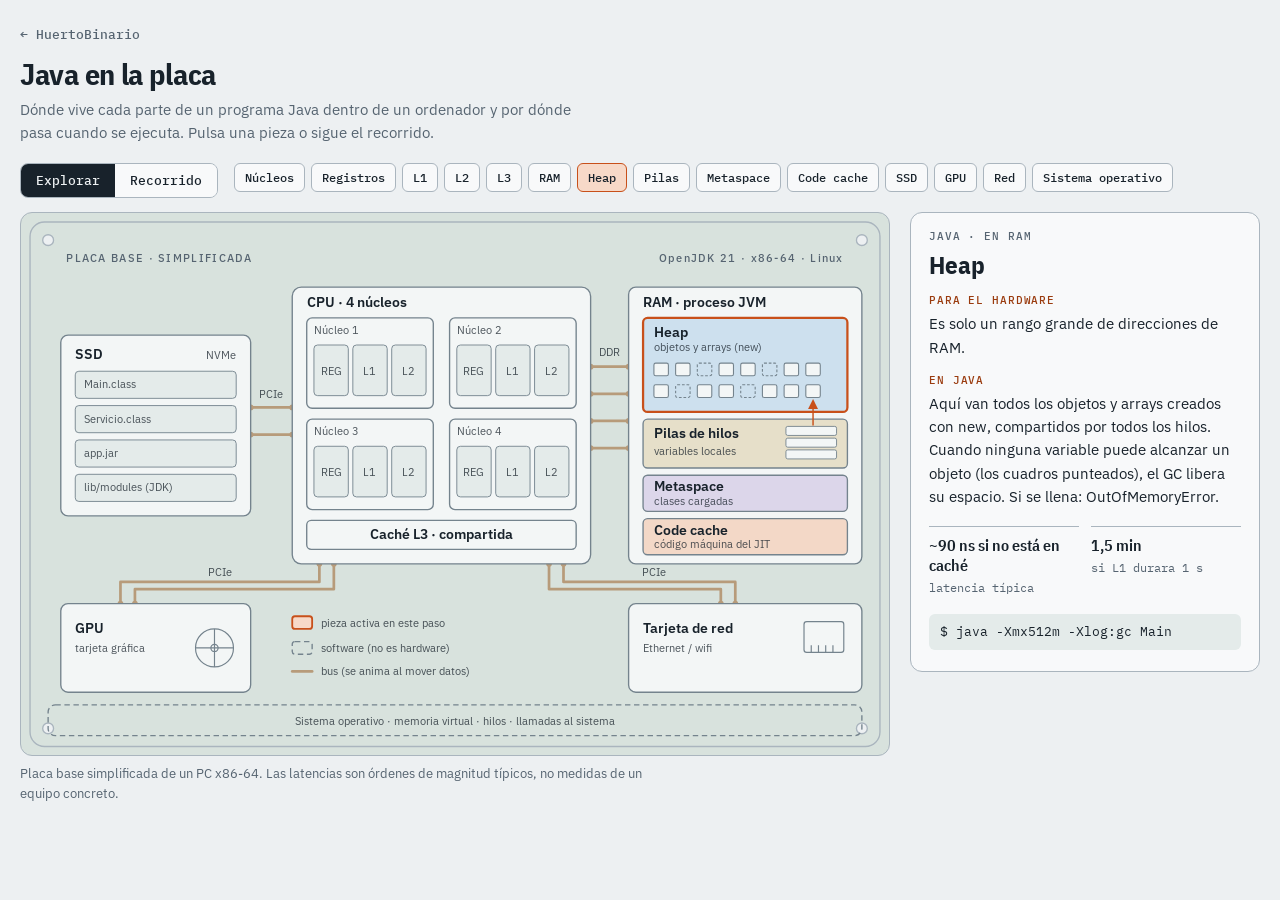
<file: java-placa/index.html>
<!doctype html>
<html lang="es">
<head>
<meta charset="utf-8">
<meta name="viewport" content="width=device-width, initial-scale=1, viewport-fit=cover">
<meta name="description" content="Dónde vive cada parte de un programa Java dentro del ordenador (heap, pilas, JIT, GC) y por dónde pasa hasta la CPU.">
<meta property="og:type" content="article">
<meta property="og:title" content="Java en la placa">
<meta property="og:site_name" content="HuertoBinario">
<meta property="og:description" content="Dónde vive cada parte de un programa Java dentro del ordenador (heap, pilas, JIT, GC) y por dónde pasa hasta la CPU.">

<meta property="og:url" content="https://huertobinario.web.app/java-placa/">
<meta property="og:image" content="https://huertobinario.web.app/java-placa/og.png">
<meta property="og:image:width" content="1200">
<meta property="og:image:height" content="630">
<meta name="twitter:card" content="summary_large_image">
<title>Java en la placa · HuertoBinario</title>
<link rel="preconnect" href="https://fonts.googleapis.com">
<link rel="preconnect" href="https://fonts.gstatic.com" crossorigin>
<link href="https://fonts.googleapis.com/css2?family=IBM+Plex+Mono:wght@400;500&family=IBM+Plex+Sans+Condensed:wght@500;600;700&family=IBM+Plex+Sans:wght@400;500;600&display=swap" rel="stylesheet">
<style>
/* Layout: placa base a la izquierda (se desliza en el móvil), panel de detalle a la derecha (arriba en el móvil).
   Cobre = datos en movimiento y lo que Java usa; el resto de la placa se queda en gris verdoso. */
:root {
  --bg: #edf0f2;
  --surface: #f8f9fa;
  --fg: #18222b;
  --muted: #566471;
  --line: #aab5be;
  --board: #d8e2dd;
  --chip: #f3f6f6;
  --chip2: #e4ebea;
  --chip-line: #74838d;
  --trace: #b79b7a;
  --java: #c8501a;
  --java-soft: #f7d9c8;
  --java-ink: #9a3b0e;
  --seg-heap: #cde0ee;
  --seg-stack: #e6dfc9;
  --seg-meta: #dcd6ea;
  --seg-cc: #f3d8c7;
  --font-display: 'IBM Plex Sans Condensed', 'Arial Narrow', 'Helvetica Neue', Arial, sans-serif;
  --font-body: 'IBM Plex Sans', system-ui, -apple-system, 'Segoe UI', Roboto, sans-serif;
  --font-mono: 'IBM Plex Mono', ui-monospace, 'SFMono-Regular', Menlo, Consolas, monospace;
}
@media (prefers-color-scheme: dark) {
  :root:not([data-theme="light"]) {
    --bg: #0d1415;
    --surface: #121c1d;
    --fg: #e3ebe8;
    --muted: #92a39e;
    --line: #34443f;
    --board: #10201c;
    --chip: #192b27;
    --chip2: #223630;
    --chip-line: #5d766e;
    --trace: #7a6248;
    --java: #f08c40;
    --java-soft: #3b2a1c;
    --java-ink: #f3a266;
    --seg-heap: #1d3342;
    --seg-stack: #342f22;
    --seg-meta: #2c2842;
    --seg-cc: #3d2b20;
    color-scheme: dark;
  }
}
:root[data-theme="dark"] {
  --bg: #0d1415;
  --surface: #121c1d;
  --fg: #e3ebe8;
  --muted: #92a39e;
  --line: #34443f;
  --board: #10201c;
  --chip: #192b27;
  --chip2: #223630;
  --chip-line: #5d766e;
  --trace: #7a6248;
  --java: #f08c40;
  --java-soft: #3b2a1c;
  --java-ink: #f3a266;
  --seg-heap: #1d3342;
  --seg-stack: #342f22;
  --seg-meta: #2c2842;
  --seg-cc: #3d2b20;
  color-scheme: dark;
}

body {
  background: var(--bg);
  color: var(--fg);
  font: 400 15px/1.55 var(--font-body);
  padding-block: 22px 40px;
  padding-left: max(16px, env(safe-area-inset-left, 0px));
  padding-right: max(16px, env(safe-area-inset-right, 0px));
}
.wrap { max-width: 1240px; margin: 0 auto; }
h1 { font: 700 30px/1.1 var(--font-display); letter-spacing: -0.01em; margin: 0; text-wrap: balance; }
header p { margin: 8px 0 0; color: var(--muted); max-width: 62ch; }

.bar { display: flex; flex-wrap: wrap; gap: 12px 16px; align-items: flex-start; margin: 18px 0 14px; }
.seg { display: inline-flex; border: 1px solid var(--line); border-radius: 8px; overflow: hidden; flex: none; }
.seg button { font: 500 13px var(--font-mono); padding: 8px 15px; border: 0; background: var(--surface); color: var(--fg); cursor: pointer; }
.seg button[aria-pressed="true"] { background: var(--fg); color: var(--bg); }
.chips { display: flex; flex-wrap: wrap; gap: 6px; flex: 1 1 340px; min-width: 0; }
.chip { font: 500 12px var(--font-mono); padding: 6px 10px; border: 1px solid var(--line); border-radius: 6px; background: var(--surface); color: var(--fg); cursor: pointer; }
.chip[aria-pressed="true"] { border-color: var(--java); background: var(--java-soft); }
button:focus-visible { outline: 2px solid var(--java); outline-offset: 2px; }

.grid { display: grid; grid-template-columns: minmax(0, 1fr) 350px; gap: 20px; align-items: start; }
.fig { margin: 0; min-width: 0; }
.board-wrap { overflow-x: auto; border: 1px solid var(--line); border-radius: 12px; background: var(--board); }
.board { display: block; width: 100%; min-width: 640px; height: auto; }
figcaption { color: var(--muted); font-size: 13px; margin-top: 8px; max-width: 80ch; }
.hint { display: none; }

.panel { background: var(--surface); border: 1px solid var(--line); border-radius: 12px; padding: 18px 18px 20px; min-height: 420px; position: sticky; top: 16px; min-width: 0; }
.kicker { font: 500 11px/1 var(--font-mono); letter-spacing: 0.08em; text-transform: uppercase; color: var(--muted); }
.panel h2 { font: 700 25px/1.15 var(--font-display); margin: 9px 0 6px; text-wrap: balance; }
.lab { font: 500 11px/1 var(--font-mono); letter-spacing: 0.08em; text-transform: uppercase; color: var(--java-ink); margin: 16px 0 6px; }
.panel p { margin: 0; max-width: 60ch; }
.metrics { display: grid; grid-template-columns: 1fr 1fr; gap: 12px; margin-top: 18px; }
.m { border-top: 1px solid var(--line); padding-top: 8px; min-width: 0; }
.m b { display: block; font: 600 16px/1.25 var(--font-display); }
.m span { font: 400 12px var(--font-mono); color: var(--muted); }
.cmd { margin: 16px 0 0; font: 400 12.5px/1.4 var(--font-mono); background: var(--chip2); border-radius: 6px; padding: 9px 11px; overflow-x: auto; }
.nav { display: flex; align-items: center; gap: 8px; margin-top: 20px; flex-wrap: wrap; }
.btn { font: 500 13px var(--font-mono); padding: 8px 13px; border: 1px solid var(--line); background: var(--surface); color: var(--fg); border-radius: 6px; cursor: pointer; }
.btn.primary { background: var(--fg); color: var(--bg); border-color: var(--fg); }
.btn:disabled { opacity: 0.4; cursor: default; }
.dots { display: flex; gap: 2px; margin-left: auto; }
.dot { width: 16px; height: 22px; padding: 0; border: 0; background: transparent; cursor: pointer; position: relative; }
.dot::after { content: ""; position: absolute; inset: 6px 3px; border-radius: 50%; border: 1.5px solid var(--chip-line); }
.dot[aria-current="step"]::after { background: var(--java); border-color: var(--java); }

/* Placa */
.board text { font-family: var(--font-body); }
.t-name { font: 600 16px var(--font-display); fill: var(--fg); }
.t-sub { font: 400 12px var(--font-mono); fill: var(--fg); opacity: 0.76; }
.c { text-anchor: middle; }
.silk { font: 500 12px var(--font-mono); letter-spacing: 0.12em; fill: var(--muted); }
.shape { fill: var(--chip); stroke: var(--chip-line); stroke-width: 1.5; }
.shape.sm { fill: var(--chip2); stroke-width: 1; }
.shape.soft { fill: transparent; stroke-dasharray: 6 4; }
.shape.s-heap { fill: var(--seg-heap); }
.shape.s-stack { fill: var(--seg-stack); }
.shape.s-meta { fill: var(--seg-meta); }
.shape.s-cc { fill: var(--seg-cc); }
.file { fill: var(--chip2); stroke: var(--chip-line); stroke-width: 1; }
.deco { fill: none; stroke: var(--chip-line); stroke-width: 1.3; }
.obj { fill: var(--chip); stroke: var(--chip-line); stroke-width: 1.2; transition: opacity 0.9s; }
.obj.dead { fill: none; stroke-dasharray: 3 2; }
.board.gc .obj.dead { opacity: 0; }
.frame { fill: var(--chip); stroke: var(--chip-line); stroke-width: 1; }
.hole { fill: var(--bg); stroke: var(--line); stroke-width: 1.5; }
.lg-hl { fill: var(--java-soft); stroke: var(--java); stroke-width: 2; }

.part { cursor: pointer; }
.part:hover:not(:has(.part:hover)) > .shape { stroke: var(--java); }
.part.sel > .shape:not(.seg), .part.hl > .shape:not(.seg) { fill: var(--java-soft); stroke: var(--java); stroke-width: 2.5; }
.part.sel > .shape.seg, .part.hl > .shape.seg { stroke: var(--java); stroke-width: 2.5; }
.board.tour .part:not(.hl) > :not(.part) { opacity: 0.38; }

.trace path { fill: none; stroke: var(--trace); stroke-width: 3; stroke-linecap: round; stroke-linejoin: round; }
.trace.hl path { stroke: var(--java); stroke-dasharray: 7 7; animation: flow 0.9s linear infinite; }
.trace.hl.rev path { animation-direction: reverse; }
@keyframes flow { to { stroke-dashoffset: -14; } }
@media (prefers-reduced-motion: reduce) {
  .trace.hl path { animation: none; stroke-dasharray: none; }
  .obj { transition: none; }
}

@media (max-width: 900px) {
  .grid { grid-template-columns: minmax(0, 1fr); }
  .panel { order: -1; position: static; min-height: 0; }
  .hint { display: block; }
}

/* Ajustes para funcionar como página propia */
[hidden] { display: none !important; }
body { margin: 0; }
.back { display: inline-block; margin-bottom: 14px; font: 500 13px var(--font-mono); color: var(--muted); text-decoration: none; }
.back:hover { color: var(--java-ink); }
</style>
</head>
<body>
<div class="wrap">
  <a class="back" href="../">← HuertoBinario</a>
  <header>
    <h1>Java en la placa</h1>
    <p>Dónde vive cada parte de un programa Java dentro de un ordenador y por dónde pasa cuando se ejecuta. Pulsa una pieza o sigue el recorrido.</p>
  </header>

  <div class="bar">
    <div class="seg" role="group" aria-label="Modo">
      <button id="m-explore" aria-pressed="true">Explorar</button>
      <button id="m-tour" aria-pressed="false">Recorrido</button>
    </div>
    <div class="chips" id="chips" role="group" aria-label="Piezas de la placa"></div>
  </div>

  <div class="grid">
    <figure class="fig">
      <div class="board-wrap" id="wrap">
        <svg class="board" id="board" viewBox="0 0 960 600" role="img" aria-label="Placa base simplificada con CPU, cachés, RAM dividida en heap, pilas, metaspace y code cache, SSD, GPU, tarjeta de red y sistema operativo"></svg>
      </div>
      <figcaption>Placa base simplificada de un PC x86-64. Las latencias son órdenes de magnitud típicos, no medidas de un equipo concreto.<span class="hint"> Desliza la placa para verla entera.</span></figcaption>
    </figure>
    <aside class="panel" id="panel" aria-live="polite"></aside>
  </div>
</div>

<script>
(function () {
  var reduce = window.matchMedia('(prefers-reduced-motion: reduce)').matches;

  /* ---------- Datos ---------- */
  var PARTS = {
    cores: { short: 'Núcleos', kind: 'Hardware · CPU', title: 'Núcleos de la CPU', hwl: 'En la placa',
      hw: 'Cada núcleo lee instrucciones de código máquina y las ejecuta una tras otra, a miles de millones por segundo.',
      java: 'Cada Thread de Java es un hilo del sistema operativo, y el sistema los reparte entre los núcleos. El intérprete, el JIT y el GC de la JVM también son hilos que corren aquí.',
      lat: '~0,3 ns por ciclo', human: '0,3 s' },
    regs: { short: 'Registros', kind: 'Hardware · dentro del núcleo', title: 'Registros', hwl: 'En la placa',
      hw: 'Las posiciones de memoria más rápidas: unas pocas decenas de valores de 64 bits dentro del propio núcleo.',
      java: 'El código que genera el JIT guarda variables como total e i en registros, y por eso sumar es una sola instrucción. El intérprete, en cambio, mueve todo por la pila, que está en memoria.',
      lat: 'menos de 1 ciclo', human: '< 0,3 s' },
    l1: { short: 'L1', kind: 'Hardware · caché', title: 'Caché L1', hwl: 'En la placa',
      hw: 'Memoria pequeña y muy rápida dentro de cada núcleo (32 a 64 KB), separada para instrucciones y datos.',
      java: 'Guarda lo que acabas de tocar y el código compilado de un bucle que se repite. Recorrer un array es rápido porque cada acceso trae 64 bytes seguidos a la caché.',
      lat: '~1 ns', human: '1 s' },
    l2: { short: 'L2', kind: 'Hardware · caché', title: 'Caché L2', hwl: 'En la placa',
      hw: 'Un nivel más grande y algo más lento, también por núcleo (256 KB a 2 MB).',
      java: 'Recoge lo que se desborda de L1: objetos y código usados hace poco. Una lista enlazada, con objetos dispersos por el heap, falla aquí mucho más que un array.',
      lat: '~4 ns', human: '4 s' },
    l3: { short: 'L3', kind: 'Hardware · caché', title: 'Caché L3', hwl: 'En la placa',
      hw: 'Compartida por todos los núcleos, de varios MB a decenas de MB.',
      java: 'Es donde se encuentran los hilos: lo que un hilo escribe en el heap y otro lee pasa por aquí. volatile y el modelo de memoria de Java existen para que ese intercambio sea predecible.',
      lat: '~15 ns', human: '15 s' },
    ram: { short: 'RAM', kind: 'Hardware · memoria', title: 'RAM (proceso de la JVM)', hwl: 'En la placa',
      hw: 'Memoria principal: gigabytes, unas 100 veces más lenta que L1. Es temporal y se pierde al apagar.',
      java: 'La JVM es un proceso del sistema operativo y todo lo suyo vive en su trozo de RAM, repartido en cuatro zonas: heap, pilas, metaspace y code cache. Pulsa cada una.',
      lat: '~90 ns', human: '1,5 min' },
    heap: { short: 'Heap', kind: 'Java · en RAM', title: 'Heap', hwl: 'Para el hardware',
      hw: 'Es solo un rango grande de direcciones de RAM.',
      java: 'Aquí van todos los objetos y arrays creados con new, compartidos por todos los hilos. Cuando ninguna variable puede alcanzar un objeto (los cuadros punteados), el GC libera su espacio. Si se llena: OutOfMemoryError.',
      lat: '~90 ns si no está en caché', human: '1,5 min', cmd: 'java -Xmx512m -Xlog:gc Main' },
    stack: { short: 'Pilas', kind: 'Java · en RAM', title: 'Pila de cada hilo', hwl: 'Para el hardware',
      hw: 'Un trozo de RAM por hilo que crece y se encoge con cada llamada a un método.',
      java: 'Guarda las variables locales y las referencias a objetos, que son la flecha hacia el heap. Cada llamada añade un marco y al volver se descarta solo, sin GC. Suele medir ~1 MB por hilo.',
      lat: 'casi siempre en L1: ~1 ns', human: '1 s', cmd: 'java -Xss512k Main' },
    meta: { short: 'Metaspace', kind: 'Java · en RAM', title: 'Metaspace', hwl: 'Para el hardware',
      hw: 'RAM nativa, fuera del heap.',
      java: 'Datos de las clases cargadas: sus métodos, su bytecode y sus constantes. Se llena al cargar cada .class, y por eso una app grande como Spring Boot tarda en arrancar.',
      lat: '~90 ns', human: '1,5 min', cmd: 'java -verbose:class Main' },
    cc: { short: 'Code cache', kind: 'Java · en RAM', title: 'Code cache', hwl: 'Para el hardware',
      hw: 'RAM marcada como ejecutable: la CPU puede saltar a ella y ejecutar lo que contenga.',
      java: 'Aquí guarda el JIT el código máquina que genera, lo que vimos con PrintCompilation. Cabe hasta unos 240 MB por defecto y desaparece al cerrar el programa.',
      lat: '~90 ns la primera vez, luego en caché', human: '1,5 min', cmd: 'java -XX:+PrintCompilation Main' },
    ssd: { short: 'SSD', kind: 'Hardware · almacenamiento', title: 'SSD', hwl: 'En la placa',
      hw: 'Memoria flash persistente. Conserva los datos sin energía, pero es miles de veces más lenta que la RAM.',
      java: 'Aquí viven tus .class, los .jar y la librería estándar de la JDK (en esta máquina, un archivo de 140 MB). El cargador de clases lee cada clase una vez y la deja en RAM.',
      lat: '~80 µs', human: '22 horas' },
    gpu: { short: 'GPU', kind: 'Hardware · tarjeta gráfica', title: 'GPU', hwl: 'En la placa',
      hw: 'Miles de núcleos simples que hacen la misma operación sobre muchos datos a la vez: gráficos e inteligencia artificial.',
      java: 'La JVM no ejecuta tu código en la GPU. Solo entra si dibujas interfaces con aceleración, como en JavaFX, o usas librerías como TornadoVM o JCuda. Un backend con Spring Boot normalmente no la toca.',
      lat: 'copiar datos a ella: ~20 µs o más', human: '5 horas o más' },
    nic: { short: 'Red', kind: 'Hardware · red', title: 'Tarjeta de red', hwl: 'En la placa',
      hw: 'Envía y recibe paquetes por cable o wifi y los deja en un buffer de RAM sin ocupar a la CPU.',
      java: 'En un backend es la puerta de entrada: la petición llega aquí, el sistema operativo la copia a RAM y un hilo de Tomcat o Netty la lee desde un socket.',
      lat: 'red local ~0,5 ms · internet ~30 ms', human: '6 días · casi 1 año' },
    os: { short: 'Sistema operativo', kind: 'Software · no es hardware', title: 'Sistema operativo', hwl: 'Qué hace',
      hw: 'Reparte la CPU y la RAM entre los programas y es el único que habla directamente con el disco y la red.',
      java: 'La JVM le pide el heap (memoria virtual), le pide hilos y le pide leer el .class, todo mediante llamadas al sistema. Cada Thread de Java es un hilo del sistema operativo.' }
  };
  var ORDER = ['cores', 'regs', 'l1', 'l2', 'l3', 'ram', 'heap', 'stack', 'meta', 'cc', 'ssd', 'gpu', 'nic', 'os'];

  var STEPS = [
    { t: 'El .class espera en el SSD',
      d: 'javac ya hizo su trabajo: Main.class es un archivo en disco, igual que los .jar y la librería de la JDK. Todavía no se ha ejecutado nada.',
      hl: ['ssd'], flow: [] },
    { t: 'La JVM carga la clase en RAM',
      d: 'java Main arranca la JVM. Su cargador de clases pide al sistema operativo leer el .class, y el sistema lo copia del SSD a la RAM, al metaspace, a través del controlador que lleva la CPU. Solo carga lo que el programa necesita.',
      hl: ['ssd', 'os', 'meta'], flow: [['tl'], ['tr']], cmd: 'java -verbose:class Main' },
    { t: 'El intérprete lee el bytecode',
      d: 'La CPU ejecuta el código máquina del intérprete, que lee tu bytecode como si fueran datos desde la RAM, a través de las cachés. Las variables locales van a la pila.',
      hl: ['cores', 'regs', 'l1', 'l2', 'meta', 'stack'], flow: [['tr', 'rev']] },
    { t: 'new reserva objetos en el heap',
      d: 'Cada new aparta espacio en el heap. La variable que lo apunta es solo una referencia y vive en la pila del hilo.',
      hl: ['heap', 'stack', 'l1'], flow: [['tr']] },
    { t: 'El JIT compila lo caliente',
      d: 'Los contadores de la JVM detectan un método que se repite. Los hilos del compilador (C1 y C2) lo traducen a código máquina y lo guardan en el code cache.',
      hl: ['cores', 'cc', 'meta'], flow: [['tr']], cmd: 'java -XX:+PrintCompilation Main' },
    { t: 'La CPU ejecuta el código compilado',
      d: 'Ahora la CPU salta directa al code cache y ejecuta instrucciones propias, sin intérprete: del code cache a las cachés y de ahí a los registros. Es la diferencia de 2,19 s a 0,14 s que medimos.',
      hl: ['cc', 'l3', 'l2', 'l1', 'regs', 'cores'], flow: [['tr', 'rev']] },
    { t: 'El GC limpia el heap',
      d: 'Cuando el heap se llena, el GC parte de las variables de la pila, marca los objetos alcanzables y libera el resto. Usa varios núcleos y recorre mucha memoria, y de ahí vienen las pausas.',
      hl: ['heap', 'stack', 'cores', 'l3'], flow: [['tr', 'rev']], gc: true, cmd: 'java -Xlog:gc Main' },
    { t: 'Llega una petición por la red',
      d: 'En un backend, el paquete entra por la tarjeta de red y el sistema operativo lo deja en un buffer en RAM. Un hilo de Tomcat o Netty lo lee y empieza a ejecutarse tu código.',
      hl: ['nic', 'os', 'heap'], flow: [['tn', 'rev']] },
    { t: 'La GPU, casi siempre en reposo',
      d: 'Tu código Java normal no pasa por la GPU. Solo trabaja si usas JavaFX para dibujar o librerías específicas como TornadoVM o JCuda.',
      hl: ['gpu'], flow: [] }
  ];

  /* ---------- Placa ---------- */
  function core(n, x, y) {
    var boxes = [['regs', 'REG'], ['l1', 'L1'], ['l2', 'L2']].map(function (b, k) {
      return '<g class="part" data-id="' + b[0] + '"><rect class="shape sm" x="' + (x + 8 + k * 43) + '" y="' + (y + 30) + '" width="38" height="56" rx="4"/>' +
        '<text class="t-sub c" x="' + (x + 27 + k * 43) + '" y="' + (y + 63) + '">' + b[1] + '</text></g>';
    }).join('');
    return '<g class="part" data-id="cores"><rect class="shape" x="' + x + '" y="' + y + '" width="140" height="100" rx="6"/>' +
      '<text class="t-sub" x="' + (x + 8) + '" y="' + (y + 18) + '">Núcleo ' + n + '</text>' + boxes + '</g>';
  }
  function lines(ys, x1, x2) {
    return ys.map(function (y) { return '<path d="M' + x1 + ' ' + y + 'H' + x2 + '" marker-start="url(#pad)" marker-end="url(#pad)"/>'; }).join('');
  }
  var dead = [2, 5, 9, 12];
  var objs = '';
  for (var i = 0; i < 16; i++) {
    objs += '<rect class="obj' + (dead.indexOf(i) >= 0 ? ' dead' : '') + '" x="' + (700 + (i % 8) * 24) + '" y="' + (166 + Math.floor(i / 8) * 24) + '" width="16" height="14" rx="2"/>';
  }
  var frames = [236, 249, 262].map(function (y) { return '<rect class="frame" x="846" y="' + y + '" width="56" height="10" rx="2"/>'; }).join('');
  var files = ['Main.class', 'Servicio.class', 'app.jar', 'lib/modules (JDK)'].map(function (f, k) {
    return '<rect class="file" x="60" y="' + (175 + k * 38) + '" width="178" height="30" rx="4"/><text class="t-sub" x="70" y="' + (194 + k * 38) + '">' + f + '</text>';
  }).join('');

  var svg =
    '<defs>' +
    '<marker id="pad" markerWidth="8" markerHeight="8" refX="4" refY="4" markerUnits="userSpaceOnUse"><circle cx="4" cy="4" r="3.2" fill="var(--trace)"/></marker>' +
    '<marker id="ah" viewBox="0 0 10 10" refX="8" refY="5" markerWidth="7" markerHeight="7" orient="auto"><path d="M0 0L10 5L0 10z" fill="var(--java)"/></marker>' +
    '</defs>' +
    '<rect x="10" y="10" width="940" height="580" rx="16" fill="var(--board)" stroke="var(--line)" stroke-width="1.5"/>' +
    '<circle class="hole" cx="30" cy="30" r="6"/><circle class="hole" cx="930" cy="30" r="6"/><circle class="hole" cx="30" cy="570" r="6"/><circle class="hole" cx="930" cy="570" r="6"/>' +
    '<text class="silk" x="50" y="54">PLACA BASE · SIMPLIFICADA</text>' +
    '<text class="silk" x="910" y="54" text-anchor="end">OpenJDK 21 · x86-64 · Linux</text>' +

    /* buses */
    '<g class="trace" data-id="tl">' + lines([215, 245], 254, 300) + '</g>' +
    '<g class="trace" data-id="tr">' + lines([170, 200, 230, 260], 630, 672) + '</g>' +
    '<g class="trace" data-id="tg"><path d="M330 388V408H110V432" marker-start="url(#pad)" marker-end="url(#pad)"/><path d="M346 388V416H126V432" marker-start="url(#pad)" marker-end="url(#pad)"/></g>' +
    '<g class="trace" data-id="tn"><path d="M600 388V408H790V432" marker-start="url(#pad)" marker-end="url(#pad)"/><path d="M584 388V416H774V432" marker-start="url(#pad)" marker-end="url(#pad)"/></g>' +
    '<text class="t-sub c" x="277" y="205">PCIe</text>' +
    '<text class="t-sub c" x="651" y="158">DDR</text>' +
    '<text class="t-sub c" x="220" y="402">PCIe</text>' +
    '<text class="t-sub c" x="700" y="402">PCIe</text>' +

    /* SSD */
    '<g class="part" data-id="ssd"><rect class="shape" x="44" y="135" width="210" height="200" rx="8"/>' +
    '<text class="t-name" x="60" y="161">SSD</text><text class="t-sub" x="238" y="161" text-anchor="end">NVMe</text>' + files + '</g>' +

    /* CPU */
    '<rect class="shape" x="300" y="82" width="330" height="306" rx="10"/>' +
    '<text class="t-name" x="316" y="104">CPU · 4 núcleos</text>' +
    core(1, 316, 116) + core(2, 474, 116) + core(3, 316, 228) + core(4, 474, 228) +
    '<g class="part" data-id="l3"><rect class="shape" x="316" y="340" width="298" height="32" rx="5"/><text class="t-name c" x="465" y="361">Caché L3 · compartida</text></g>' +

    /* RAM */
    '<g class="part" data-id="ram"><rect class="shape" x="672" y="82" width="258" height="306" rx="8"/>' +
    '<text class="t-name" x="688" y="104">RAM · proceso JVM</text>' +
    '<g class="part" data-id="heap"><rect class="shape seg s-heap" x="688" y="116" width="226" height="104" rx="5"/>' +
    '<text class="t-name" x="700" y="137">Heap</text><text class="t-sub" x="700" y="153">objetos y arrays (new)</text>' + objs + '</g>' +
    '<g class="part" data-id="stack"><rect class="shape seg s-stack" x="688" y="228" width="226" height="54" rx="5"/>' +
    '<text class="t-name" x="700" y="249">Pilas de hilos</text><text class="t-sub" x="700" y="268">variables locales</text>' + frames + '</g>' +
    '<g class="part" data-id="meta"><rect class="shape seg s-meta" x="688" y="290" width="226" height="40" rx="5"/>' +
    '<text class="t-name" x="700" y="308">Metaspace</text><text class="t-sub" x="700" y="323">clases cargadas</text></g>' +
    '<g class="part" data-id="cc"><rect class="shape seg s-cc" x="688" y="338" width="226" height="40" rx="5"/>' +
    '<text class="t-name" x="700" y="356">Code cache</text><text class="t-sub" x="700" y="371">código máquina del JIT</text></g>' +
    '</g>' +
    '<line x1="876" y1="235" x2="876" y2="208" stroke="var(--java)" stroke-width="1.6" marker-end="url(#ah)"/>' +

    /* GPU y red */
    '<g class="part" data-id="gpu"><rect class="shape" x="44" y="432" width="210" height="98" rx="8"/>' +
    '<text class="t-name" x="60" y="465">GPU</text><text class="t-sub" x="60" y="485">tarjeta gráfica</text>' +
    '<circle class="deco" cx="214" cy="481" r="21"/><circle class="deco" cx="214" cy="481" r="4"/><path class="deco" d="M214 460V502M193 481H235"/></g>' +
    '<g class="part" data-id="nic"><rect class="shape" x="672" y="432" width="258" height="98" rx="8"/>' +
    '<text class="t-name" x="688" y="465">Tarjeta de red</text><text class="t-sub" x="688" y="485">Ethernet / wifi</text>' +
    '<rect class="deco" x="866" y="452" width="44" height="34" rx="3"/><path class="deco" d="M874 478V486M882 478V486M890 478V486M898 478V486"/></g>' +

    /* leyenda */
    '<rect class="lg-hl" x="300" y="446" width="22" height="14" rx="3"/><text class="t-sub" x="332" y="458">pieza activa en este paso</text>' +
    '<rect class="shape soft" x="300" y="474" width="22" height="14" rx="3"/><text class="t-sub" x="332" y="486">software (no es hardware)</text>' +
    '<g class="trace"><path d="M300 507H322"/></g><text class="t-sub" x="332" y="511">bus (se anima al mover datos)</text>' +

    /* sistema operativo */
    '<g class="part" data-id="os"><rect class="shape soft" x="30" y="544" width="900" height="34" rx="8"/>' +
    '<text class="t-sub c" x="480" y="566">Sistema operativo · memoria virtual · hilos · llamadas al sistema</text></g>';

  var board = document.getElementById('board');
  board.innerHTML = svg;
  var panel = document.getElementById('panel');
  var wrap = document.getElementById('wrap');
  var chipsEl = document.getElementById('chips');
  var bExplore = document.getElementById('m-explore');
  var bTour = document.getElementById('m-tour');

  chipsEl.innerHTML = ORDER.map(function (id) {
    return '<button class="chip" data-id="' + id + '" aria-pressed="false">' + PARTS[id].short + '</button>';
  }).join('');

  /* ---------- Estado ---------- */
  var mode = 'explore', sel = 'heap', step = 0;

  function cmdHtml(c) { return c ? '<pre class="cmd">$ ' + c + '</pre>' : ''; }

  function panelExplore() {
    var p = PARTS[sel];
    return '<div class="kicker">' + p.kind + '</div><h2>' + p.title + '</h2>' +
      '<div class="lab">' + p.hwl + '</div><p>' + p.hw + '</p>' +
      '<div class="lab">En Java</div><p>' + p.java + '</p>' +
      (p.lat ? '<div class="metrics"><div class="m"><b>' + p.lat + '</b><span>latencia típica</span></div>' +
        '<div class="m"><b>' + p.human + '</b><span>si L1 durara 1 s</span></div></div>' : '') +
      cmdHtml(p.cmd);
  }
  function panelTour() {
    var s = STEPS[step], dots = '';
    for (var k = 0; k < STEPS.length; k++) {
      dots += '<button class="dot" data-act="dot" data-i="' + k + '" aria-label="Ir al paso ' + (k + 1) + '"' + (k === step ? ' aria-current="step"' : '') + '></button>';
    }
    return '<div class="kicker">Paso ' + (step + 1) + ' de ' + STEPS.length + '</div><h2>' + s.t + '</h2><p>' + s.d + '</p>' + cmdHtml(s.cmd) +
      '<div class="nav"><button class="btn" data-act="prev"' + (step === 0 ? ' disabled' : '') + '>Anterior</button>' +
      '<button class="btn primary" data-act="next"' + (step === STEPS.length - 1 ? ' disabled' : '') + '>Siguiente</button>' +
      '<div class="dots">' + dots + '</div></div>';
  }

  function render(center) {
    var tour = mode === 'tour';
    board.classList.toggle('tour', tour);
    board.classList.toggle('gc', tour && !!STEPS[step].gc);
    bExplore.setAttribute('aria-pressed', String(!tour));
    bTour.setAttribute('aria-pressed', String(tour));
    chipsEl.hidden = tour;
    Array.prototype.forEach.call(chipsEl.children, function (c) { c.setAttribute('aria-pressed', String(!tour && c.dataset.id === sel)); });

    Array.prototype.forEach.call(board.querySelectorAll('.part'), function (el) {
      var on = tour ? STEPS[step].hl.indexOf(el.dataset.id) >= 0 : el.dataset.id === sel;
      el.classList.toggle('sel', !tour && on);
      el.classList.toggle('hl', tour && on);
    });
    Array.prototype.forEach.call(board.querySelectorAll('.trace[data-id]'), function (el) {
      var f = null;
      if (tour) STEPS[step].flow.forEach(function (x) { if (x[0] === el.dataset.id) f = x; });
      el.classList.toggle('hl', !!f);
      el.classList.toggle('rev', !!(f && f[1] === 'rev'));
    });
    panel.innerHTML = tour ? panelTour() : panelExplore();

    if (center && wrap.scrollWidth > wrap.clientWidth) {
      var t = board.querySelector('.part.hl, .part.sel');
      if (t) {
        var r = t.getBoundingClientRect(), w = wrap.getBoundingClientRect();
        wrap.scrollTo({ left: wrap.scrollLeft + (r.left - w.left) - (w.width - r.width) / 2, behavior: reduce ? 'auto' : 'smooth' });
      }
    }
  }

  /* ---------- Eventos ---------- */
  bExplore.addEventListener('click', function () { mode = 'explore'; render(true); });
  bTour.addEventListener('click', function () { mode = 'tour'; render(true); });
  chipsEl.addEventListener('click', function (e) {
    var c = e.target.closest('.chip'); if (!c) return;
    sel = c.dataset.id; render(true);
  });
  board.addEventListener('click', function (e) {
    var p = e.target.closest('.part'); if (!p) return;
    mode = 'explore'; sel = p.dataset.id; render(false);
  });
  panel.addEventListener('click', function (e) {
    var b = e.target.closest('[data-act]'); if (!b) return;
    var act = b.dataset.act, i = b.dataset.i;
    if (act === 'next' && step < STEPS.length - 1) step++;
    else if (act === 'prev' && step > 0) step--;
    else if (act === 'dot') step = Number(i);
    render(true);
    var again = act === 'dot' ? panel.querySelector('[data-i="' + step + '"]') : panel.querySelector('[data-act="' + act + '"]:not(:disabled)');
    if (again) again.focus();
  });
  document.addEventListener('keydown', function (e) {
    if (mode !== 'tour') return;
    if (e.key === 'ArrowRight' && step < STEPS.length - 1) { step++; render(true); }
    if (e.key === 'ArrowLeft' && step > 0) { step--; render(true); }
  });

  render(false);
})();
</script>
</body>
</html>
</file>
<file: assets/base.css>
:root {
  --bg: #f2f4ef; --surface: #fafbf8; --fg: #1b241d; --muted: #586459; --line: #c3cbc0;
  --accent: #2f6f3e;
  --font-display: 'IBM Plex Sans Condensed', 'Arial Narrow', Arial, sans-serif;
  --font-body: 'IBM Plex Sans', system-ui, -apple-system, 'Segoe UI', Roboto, sans-serif;
  --font-mono: 'IBM Plex Mono', ui-monospace, Menlo, Consolas, monospace;
}
@media (prefers-color-scheme: dark) {
  :root { --bg: #0f1511; --surface: #151d17; --fg: #e4ece5; --muted: #93a595; --line: #2f3d32; --accent: #7cc47f; }
}
* { box-sizing: border-box; }
body { margin: 0; background: var(--bg); color: var(--fg); font: 400 16px/1.6 var(--font-body); }
.wrap { max-width: 960px; margin: 0 auto; padding: 32px 16px 56px; }
h1, h2 { font-family: var(--font-display); line-height: 1.1; margin: 0; }
h1 { font-size: 40px; }
.lead { color: var(--muted); max-width: 56ch; margin: 12px 0 0; }
.grid { display: grid; grid-template-columns: repeat(auto-fill, minmax(260px, 1fr)); gap: 16px; margin-top: 32px; }
.card { display: block; text-decoration: none; color: inherit; background: var(--surface); border: 1px solid var(--line); border-radius: 12px; padding: 18px; }
.card:hover { border-color: var(--accent); }
.card h2 { font-size: 22px; margin: 8px 0; }
.card p { margin: 0; color: var(--muted); font-size: 15px; }
.tag { font: 500 12px var(--font-mono); color: var(--accent); letter-spacing: 0.06em; text-transform: uppercase; }
</file>
